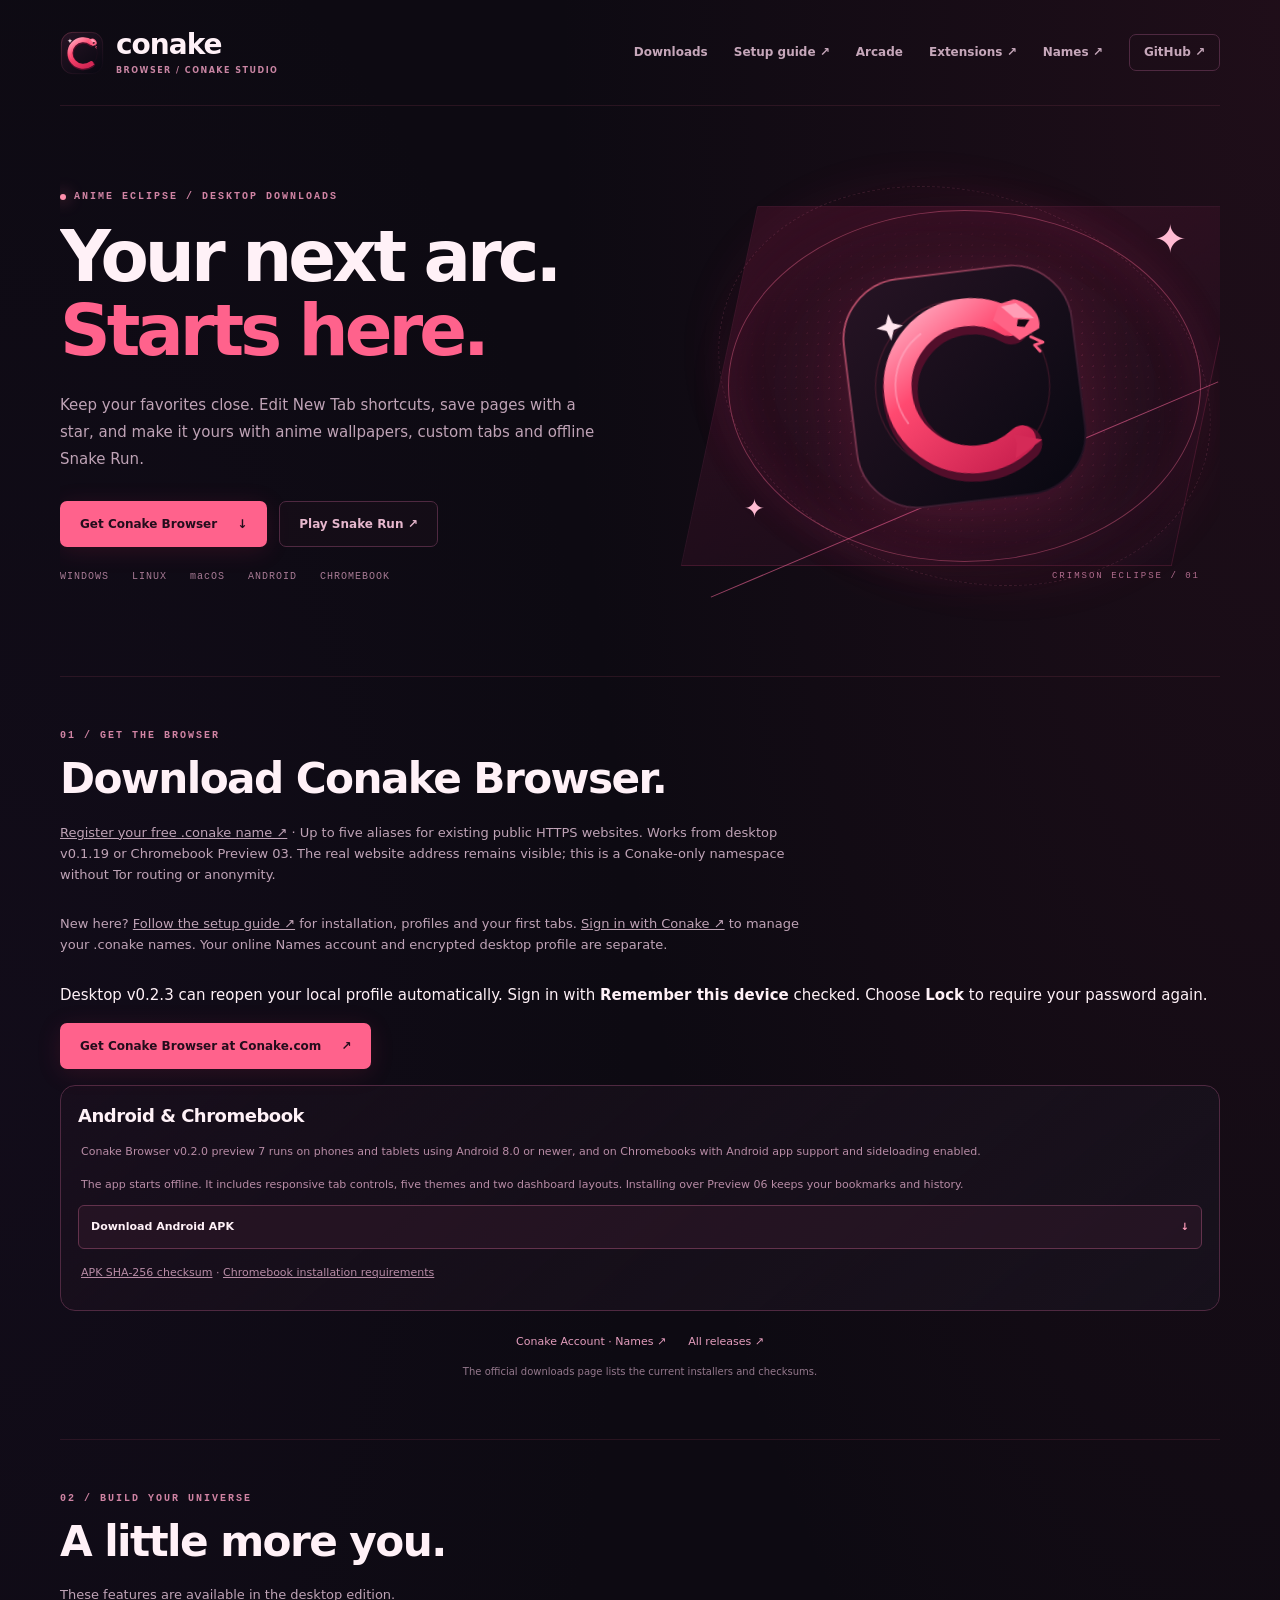
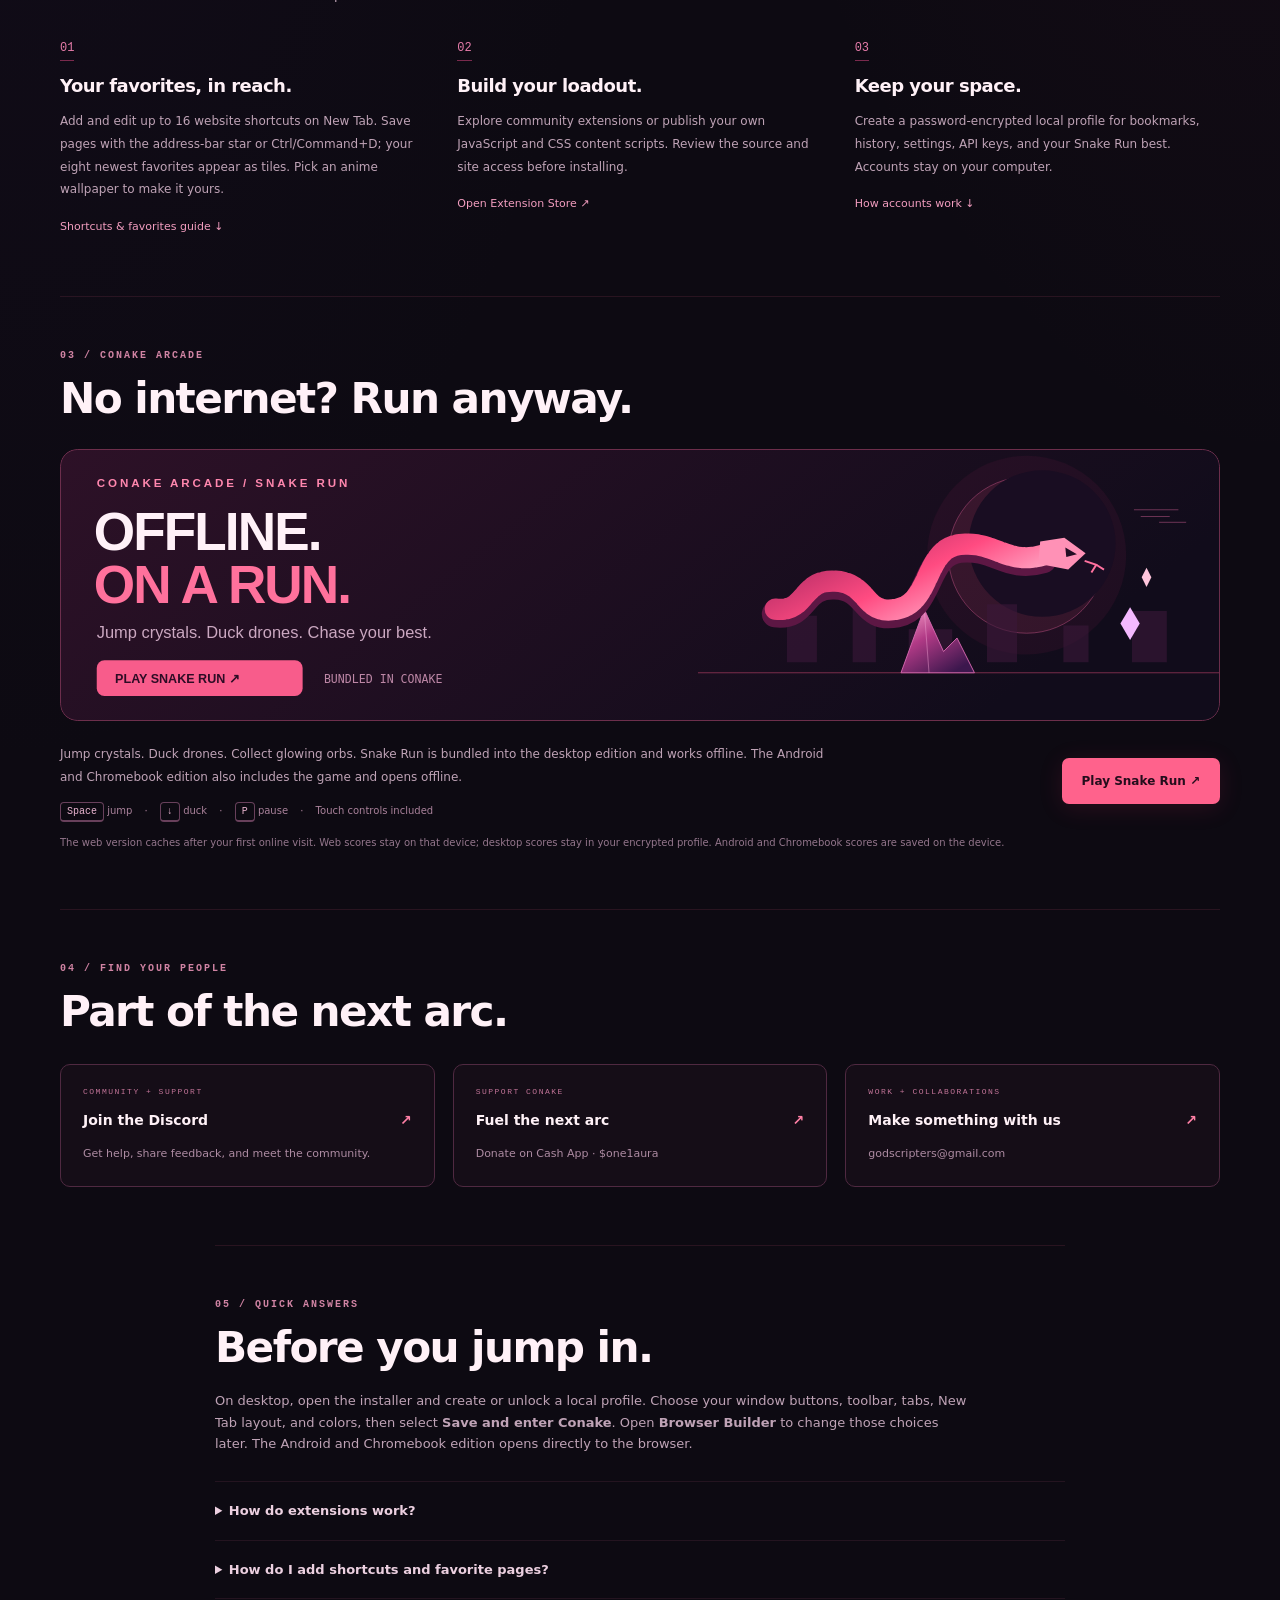
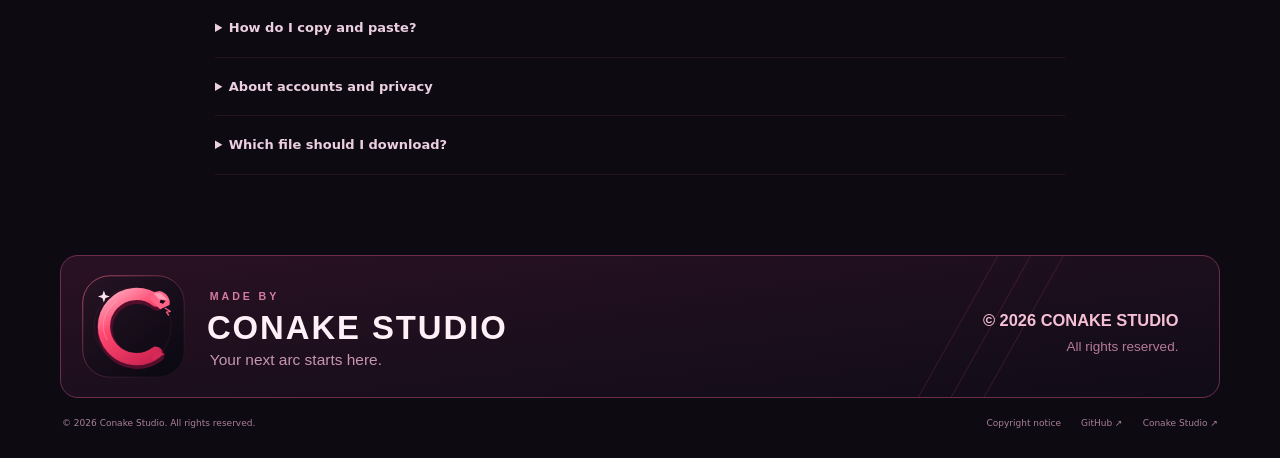
<file: index.html>
<!doctype html>
<html lang="en">
<head>
  <meta charset="utf-8">
  <meta name="viewport" content="width=device-width, initial-scale=1">
  <meta name="description" content="Download Conake Browser by Conake Studio for Windows, Linux, macOS, Android and Chromebook. Anime-inspired themes, favorites, editable shortcuts and Snake Run.">
  <meta name="author" content="Conake Studio">
  <meta name="copyright" content="© 2026 Conake Studio. All rights reserved.">
  <meta name="theme-color" content="#130b18">
  <meta property="og:title" content="Conake Browser — Your next arc starts here">
  <meta property="og:description" content="Anime-inspired browsing, community extensions and Snake Run. Official downloads by Conake Studio.">
  <meta property="og:type" content="website">
  <meta property="og:url" content="https://menacing-aura.github.io/Conake-Browser/">
  <title>Conake Browser — Conake Studio</title>
  <link rel="canonical" href="https://menacing-aura.github.io/Conake-Browser/">
  <link rel="icon" href="conake-browser-logo.svg" type="image/svg+xml">
  <link rel="stylesheet" href="assets/site.css">
</head>
<body>
  <a class="skip-link" href="#downloads">Skip to downloads</a>
  <header class="site-header">
    <a class="brand" href="#" aria-label="Conake Browser home">
      <img src="conake-browser-logo.svg" width="44" height="44" alt="">
      <span>conake<span class="brand-sub">BROWSER / CONAKE STUDIO</span></span>
    </a>
    <nav aria-label="Main navigation">
      <a href="#downloads">Downloads</a>
      <a href="https://conake-domains.web-one1aura.workers.dev/setup">Setup guide ↗</a>
      <a href="#arcade">Arcade</a>
      <a href="https://conake-extensions.web-one1aura.workers.dev/">Extensions ↗</a>
      <a href="https://conake-domains.web-one1aura.workers.dev/">Names ↗</a>
      <a class="nav-github" href="https://github.com/menacing-aura/Conake-Browser">GitHub ↗</a>
    </nav>
  </header>
  <main>
    <section class="hero" aria-labelledby="hero-title">
      <div class="hero-copy">
        <p class="eyebrow"><span class="status-dot" aria-hidden="true"></span> ANIME ECLIPSE / DESKTOP DOWNLOADS</p>
        <h1 id="hero-title">Your next arc.<br><span>Starts here.</span></h1>
        <p class="intro">Keep your favorites close. Edit New Tab shortcuts, save pages with a star, and make it yours with anime wallpapers, custom tabs and offline Snake Run.</p>
        <div class="actions">
          <a class="button primary" href="#downloads">Get Conake Browser <span aria-hidden="true">↓</span></a>
          <a class="button ghost" href="https://conake.com/snake-run/">Play Snake Run ↗</a>
        </div>
        <p class="platforms"><span>WINDOWS</span><span>LINUX</span><span>macOS</span><span>ANDROID</span><span>CHROMEBOOK</span></p>
      </div>
      <div class="hero-art" aria-hidden="true">
        <div class="art-panel"></div>
        <div class="orbit orbit-one"></div>
        <div class="orbit orbit-two"></div>
        <div class="art-slash"></div>
        <img src="conake-browser-logo.svg" width="256" height="256" alt="">
        <span class="art-spark spark-one">✦</span><span class="art-spark spark-two">✦</span>
        <span class="art-caption">CRIMSON ECLIPSE / 01</span>
      </div>
    </section>

    <section id="downloads" class="section downloads-section" aria-labelledby="downloads-title">
      <div class="section-heading">
        <div><p class="eyebrow">01 / GET THE BROWSER</p><h2 id="downloads-title">Download Conake Browser.</h2></div>

      </div>
      <p class="section-intro"><a href="https://conake-domains.web-one1aura.workers.dev/">Register your free .conake name ↗</a> · Up to five aliases for existing public HTTPS websites. Works from desktop v0.1.19 or Chromebook Preview 03. The real website address remains visible; this is a Conake-only namespace without Tor routing or anonymity.</p>
      <p class="section-intro">New here? <a href="https://conake-domains.web-one1aura.workers.dev/setup">Follow the setup guide ↗</a> for installation, profiles and your first tabs. <a href="https://conake-domains.web-one1aura.workers.dev/account">Sign in with Conake ↗</a> to manage your .conake names. Your online Names account and encrypted desktop profile are separate.</p>
      <p>Desktop v0.2.3 can reopen your local profile automatically. Sign in with <strong>Remember this device</strong> checked. Choose <strong>Lock</strong> to require your password again.</p>
      <p><a class="button primary" href="https://conake.com/downloads">Get Conake Browser at Conake.com <span aria-hidden="true">↗</span></a></p>
      <article class="platform-card" style="margin-top:1rem" aria-labelledby="chromebook-title">
        <h3 id="chromebook-title">Android &amp; Chromebook</h3>
        <p>Conake Browser v0.2.0 preview 7 runs on phones and tablets using Android 8.0 or newer, and on Chromebooks with Android app support and sideloading enabled.</p>
        <p>The app starts offline. It includes responsive tab controls, five themes and two dashboard layouts. Installing over Preview 06 keeps your bookmarks and history.</p>
        <a id="chromebook-download" class="installer" href="https://conake.com/downloads/android/v0.2.0-android.7/ConakeBrowser-Android-0.2.0.apk">Download Android APK <span aria-hidden="true">↓</span></a>
        <p><a href="https://conake.com/downloads/android/v0.2.0-android.7/SHA256SUMS.txt">APK SHA-256 checksum</a> · <a href="https://developer.android.com/develop/devices/chromeos/learn/development-environment">Chromebook installation requirements</a></p>
      </article>
      <div class="release-links">
        <a href="https://conake-domains.web-one1aura.workers.dev/account">Conake Account · Names ↗</a>
        <a href="https://github.com/menacing-aura/Conake-Browser/releases">All releases ↗</a>
      </div>
      <p class="download-note">The official downloads page lists the current installers and checksums.</p>
    </section>

    <section class="section features" aria-labelledby="features-title">
      <p class="eyebrow">02 / BUILD YOUR UNIVERSE</p>
      <h2 id="features-title">A little more you.</h2>
      <p class="section-intro">These features are available in the desktop edition.</p>
      <div class="feature-grid">
        <article><span class="feature-index">01</span><h3>Your favorites, in reach.</h3><p>Add and edit up to 16 website shortcuts on New Tab. Save pages with the address-bar star or Ctrl/Command+D; your eight newest favorites appear as tiles. Pick an anime wallpaper to make it yours.</p><a href="#favorites-help">Shortcuts &amp; favorites guide ↓</a></article>
        <article><span class="feature-index">02</span><h3>Build your loadout.</h3><p>Explore community extensions or publish your own JavaScript and CSS content scripts. Review the source and site access before installing.</p><a href="https://conake-extensions.web-one1aura.workers.dev/">Open Extension Store ↗</a></article>
        <article><span class="feature-index">03</span><h3>Keep your space.</h3><p>Create a password-encrypted local profile for bookmarks, history, settings, API keys, and your Snake Run best. Accounts stay on your computer.</p><a href="#help">How accounts work ↓</a></article>
      </div>
    </section>

    <section id="arcade" class="section arcade" aria-labelledby="arcade-title">
      <p class="eyebrow">03 / CONAKE ARCADE</p>
      <h2 id="arcade-title">No internet? Run anyway.</h2>
      <a class="arcade-image" href="https://conake.com/snake-run/" aria-label="Play Snake Run on the web">
        <img src="assets/readme/snake-run.svg" width="1200" height="282" loading="lazy" alt="Snake Run: a crimson snake jumping crystal spikes under an eclipse.">
      </a>
      <div class="arcade-bottom"><div><p>Jump crystals. Duck drones. Collect glowing orbs. Snake Run is bundled into the desktop edition and works offline. The Android and Chromebook edition also includes the game and opens offline.</p><p class="control-hint"><kbd>Space</kbd> jump <span>·</span> <kbd>↓</kbd> duck <span>·</span> <kbd>P</kbd> pause <span>·</span> Touch controls included</p></div><a class="button primary" href="https://conake.com/snake-run/">Play Snake Run ↗</a></div>
      <p class="web-note">The web version caches after your first online visit. Web scores stay on that device; desktop scores stay in your encrypted profile. Android and Chromebook scores are saved on the device.</p>
    </section>

    <section class="section community" aria-labelledby="community-title">
      <p class="eyebrow">04 / FIND YOUR PEOPLE</p>
      <h2 id="community-title">Part of the next arc.</h2>
      <div class="community-grid">
        <a href="https://discord.gg/BMcST6NaZS"><span class="link-label">COMMUNITY + SUPPORT</span><strong>Join the Discord <span aria-hidden="true">↗</span></strong><small>Get help, share feedback, and meet the community.</small></a>
        <a href="https://cash.app/$one1aura"><span class="link-label">SUPPORT CONAKE</span><strong>Fuel the next arc <span aria-hidden="true">↗</span></strong><small>Donate on Cash App · $one1aura</small></a>
        <a href="mailto:godscripters@gmail.com"><span class="link-label">WORK + COLLABORATIONS</span><strong>Make something with us <span aria-hidden="true">↗</span></strong><small>godscripters@gmail.com</small></a>
      </div>
    </section>

    <section id="help" class="section help" aria-labelledby="help-title">
      <p class="eyebrow">05 / QUICK ANSWERS</p>
      <h2 id="help-title">Before you jump in.</h2>
      <p class="section-intro">On desktop, open the installer and create or unlock a local profile. Choose your window buttons, toolbar, tabs, New Tab layout, and colors, then select <strong>Save and enter Conake</strong>. Open <strong>Browser Builder</strong> to change those choices later. The Android and Chromebook edition opens directly to the browser.</p>
      <details><summary>How do extensions work?</summary><p>Open Extensions in Conake to review an extension’s source and website access before installing it. Enable extension mode, then lock and sign in again. The first format supports JavaScript and CSS content scripts for HTTP/HTTPS websites; it does not install arbitrary Chrome Web Store packages. Creators are not automatically reviewed.</p></details>
<details id="favorites-help"><summary>How do I add shortcuts and favorite pages?</summary><p>On New Tab, choose <strong>+ Add shortcut</strong> to save a website link. A tile’s <strong>⋯</strong> button edits its name or address, or removes it. You can save up to 16 shortcuts.</p><p>Click the address-bar star or press <strong>Ctrl/Command+D</strong> to save the current page. The eight newest bookmarks appear on New Tab. Choose <strong>View all bookmarks</strong>, <strong>Ctrl/Command+B</strong> or <strong>Ctrl/Command+Shift+O</strong> to add, edit, search or remove favorites. Press <strong>F1</strong> for the keyboard guide. Favorites and shortcuts stay in your encrypted local profile; existing bookmarks are preserved.</p></details>
<details><summary>How do I copy and paste?</summary><p>Right-click, or use a two-finger click on your trackpad, to open the context menu. Text fields offer Cut, Copy, Paste, Paste as Plain Text, Undo, Redo and Select All where available. You can also click <strong>Edit ▾</strong> beside Lock. It uses the page or browser field you last focused.</p><p>Keyboard shortcuts work too: Ctrl+C copies, Ctrl+X cuts, Ctrl+V pastes and Ctrl+A selects all. Use Command on Mac.</p></details>
<details><summary>About accounts and privacy</summary><p>Bookmarks, history, settings, the download list, and API keys are saved in a password-encrypted profile. Accounts stay on this computer. There is no cloud sync or password recovery, so keep your password safe.</p><p>Click Lock to sign out and close your tabs. Website sessions end on sign-out or restart. Up to 40 pinned addresses, names, colors, and their order are saved in your encrypted profile and reopen after sign-in. Other tabs and the recent closed-tab list reset when you lock. Extension mode temporarily stores session data on disk and clears it during normal lock or exit; a crash can leave temporary files. Files you download, backups, and files left by older versions remain outside the encrypted profile.</p></details>
<details><summary>Which file should I download?</summary><p>Use the .deb package on Linux Mint, Ubuntu, or Debian; use AppImage on other Linux desktops. Use .exe on Windows and the matching .dmg on your Mac. GitHub's Source code and Download ZIP links contain the download page files. Get your installer from <a href="https://conake.com/downloads">Conake.com</a>.</p></details>
    </section>
  </main>
  <footer class="site-footer">
    <a href="https://conake.com/" aria-label="Visit Conake Studio"><img src="assets/readme/conake-studio.svg" width="1200" height="148" loading="lazy" alt="Made by Conake Studio. Your next arc starts here."></a>
    <div class="footer-meta"><p>© 2026 Conake Studio. All rights reserved.</p><nav aria-label="Footer"><a href="https://github.com/menacing-aura/Conake-Browser/blob/main/COPYRIGHT.txt">Copyright notice</a><a href="https://github.com/menacing-aura/Conake-Browser">GitHub ↗</a><a href="https://conake.com/">Conake Studio ↗</a></nav></div>
  </footer>
</body>
</html>
</file>
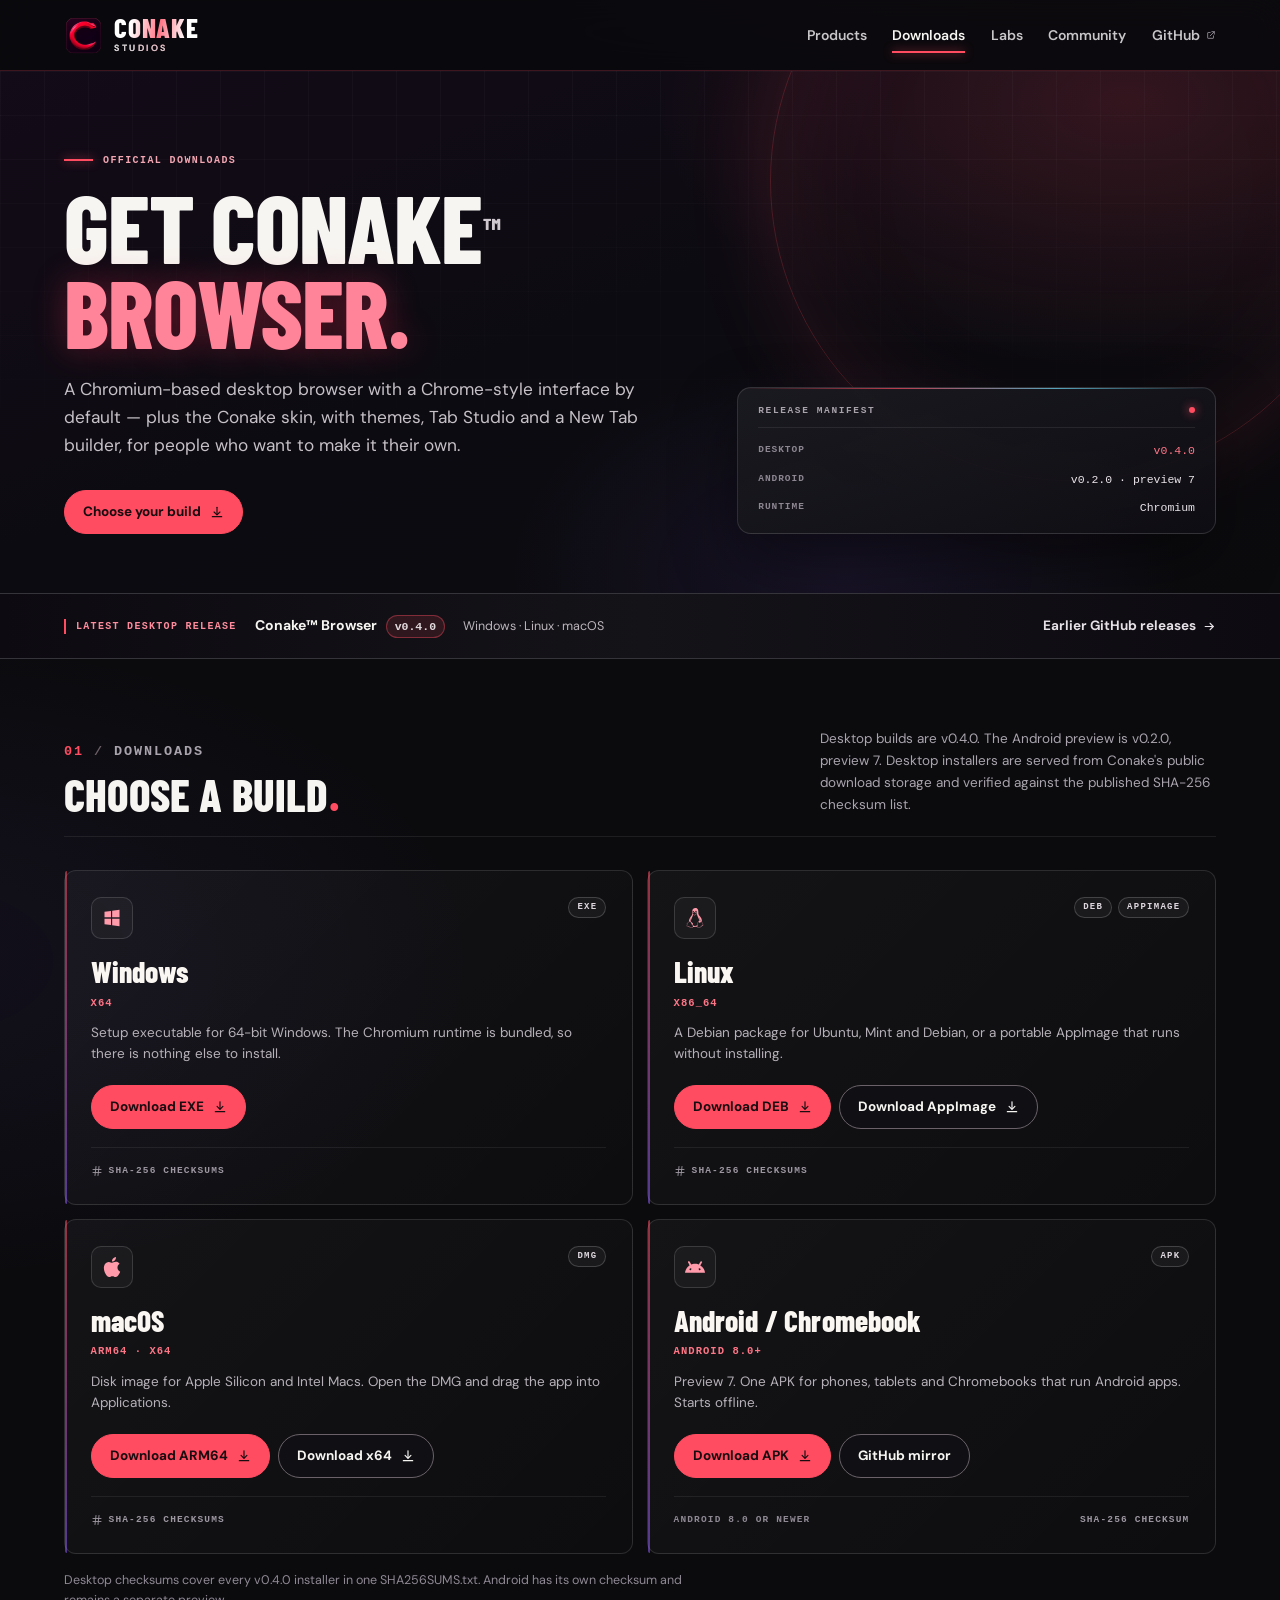
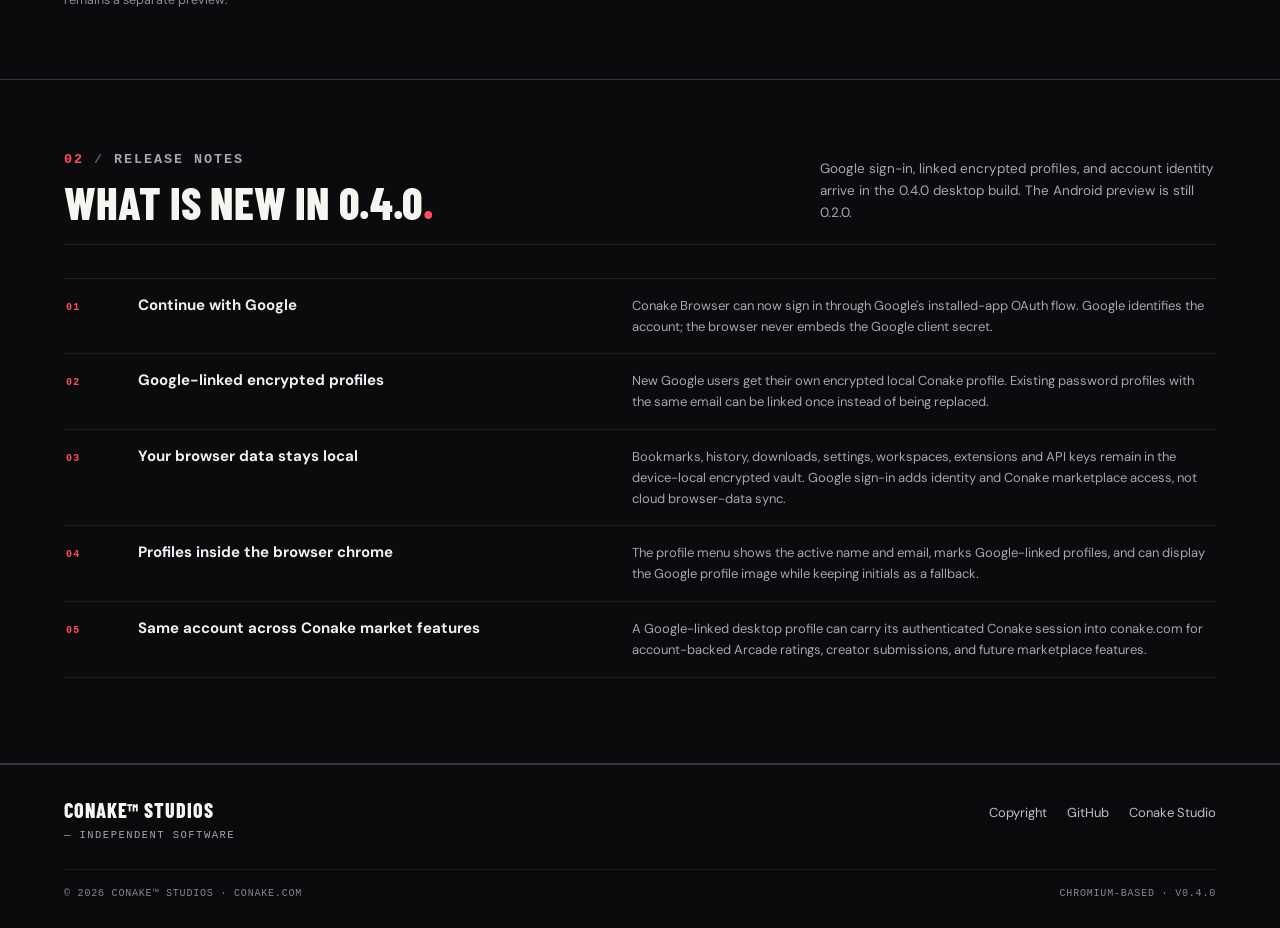
<file: downloads.html>
<!doctype html>
<html lang="en">
<head>
<meta charset="utf-8">
<meta name="viewport" content="width=device-width, initial-scale=1">
<meta name="color-scheme" content="dark">
<meta name="theme-color" content="#130b18">
<title>Download Conake™ Browser 0.4.0 — Conake™ Studios</title>
<meta name="description" content="Conake™ Browser 0.4.0 for Windows x64, Linux x86_64 (DEB or AppImage), macOS Apple Silicon and Intel, plus the Android and Chromebook APK.">
<link rel="canonical" href="https://conake.com/downloads">
<meta property="og:type" content="website">
<meta property="og:site_name" content="Conake™ Studios">
<meta property="og:url" content="https://conake.com/downloads">
<meta property="og:title" content="Download Conake™ Browser 0.4.0">
<meta property="og:description" content="Windows, Linux, macOS and Android builds of Conake™ Browser.">
<meta property="og:image" content="https://conake.com/assets/eclipse-2c317f937389.webp">
<meta property="og:image:alt" content="Crimson eclipse artwork from Conake™ Studios">
<meta name="twitter:card" content="summary_large_image">
<meta name="twitter:title" content="Download Conake™ Browser 0.4.0">
<meta name="twitter:description" content="Windows, Linux, macOS and Android builds of Conake™ Browser.">
<meta name="twitter:image" content="https://conake.com/assets/eclipse-2c317f937389.webp">
<link rel="icon" href="https://conake.com/favicon.png" type="image/png">
<style>
/* ------------------------------------------------------------------
   Conake™ Studios — Downloads
   Design tokens read from conake.com /assets/studio-305f4beac832.css
   (colours, display/body/mono stacks, radii, focus ring, card and
   button treatments). Typefaces embedded so the page is one file.
   ------------------------------------------------------------------ */
@font-face{
  font-family:"Barlow Condensed";
  src:url([data-uri]) format("woff2");
  font-style:normal;font-weight:800;font-display:swap;
}
@font-face{
  font-family:"DM Sans";
  src:url([data-uri]) format("woff2");
  font-style:normal;font-weight:400 700;font-display:swap;
}

:root{
  color-scheme:dark;
  --bg:#0b0b0e;
  --eclipse:#130b18;
  --surface:#141419;
  --surface-raised:#1b1b21;
  --ink:#f7f5f1;
  --muted:#bbb8bd;
  --line:#35343b;
  --hot:#ff4c61;
  --hot-text:#ff7687;
  --pink:#f2a6b1;
  --violet:#8b5cf6;
  --cyan:#71dfff;
  --focus:#ffbdc7;
  --display:"Barlow Condensed","Arial Narrow",Impact,sans-serif;
  --body:"DM Sans",Arial,sans-serif;
  --mono:ui-monospace,SFMono-Regular,"SF Mono",Consolas,"Liberation Mono",monospace;
  --gutter:clamp(20px,5vw,78px);
  --max:1380px;
  --radius:12px;
}

*,*::before,*::after{box-sizing:border-box}
html{
  background:var(--bg);
  scroll-behavior:smooth;
  scroll-padding-top:96px;
  -webkit-text-size-adjust:100%;
}
body{
  margin:0;
  background:
    radial-gradient(1200px 620px at 84% -8%,rgba(255,76,97,.10),transparent 60%),
    radial-gradient(900px 520px at -6% 38%,rgba(139,92,246,.06),transparent 62%),
    var(--bg);
  color:var(--ink);
  font:400 16px/1.6 var(--body);
  -webkit-font-smoothing:antialiased;
  text-rendering:optimizeLegibility;
}
img{display:block;max-width:100%;height:auto}
a{color:inherit;text-decoration:none}
h1,h2,h3,p,dl,dd{margin:0}
::selection{background:var(--hot);color:#180c10}
.sr-only{
  position:absolute;width:1px;height:1px;padding:0;margin:-1px;
  overflow:hidden;clip:rect(0 0 0 0);white-space:nowrap;border:0;
}

/* Focus ---------------------------------------------------------- */
:where(a,button,summary,[tabindex]):focus-visible{
  outline:3px solid var(--focus);
  outline-offset:4px;
  border-radius:3px;
}
main:focus{outline:none}
.skip{
  position:fixed;z-index:100;inset:8px auto auto 8px;
  padding:10px 16px;color:#121015;background:#fff;
  font:700 13px/1.4 var(--body);
  transform:translateY(-180%);
}
.skip:focus{transform:translateY(0)}

/* Layout --------------------------------------------------------- */
.wrap{
  width:min(calc(100% - var(--gutter) * 2),var(--max));
  margin-inline:auto;
}
.section{
  position:relative;
  padding-block:clamp(46px,5.4vw,82px);
  border-bottom:1px solid var(--line);
  scroll-margin-top:90px;
}
.sectionhead{
  display:flex;align-items:flex-end;justify-content:space-between;
  gap:32px;
  padding-bottom:20px;
  border-bottom:1px solid rgba(255,255,255,.08);
  margin-bottom:clamp(22px,2.6vw,34px);
}
.sectionhead h2{
  margin-top:10px;
  font:800 clamp(32px,3.5vw,52px)/.95 var(--display);
  letter-spacing:.004em;
  text-transform:uppercase;
}
.sectionhead .dot{color:var(--hot)}
.sectionhead p{
  max-width:44ch;
  font-size:13.5px;line-height:1.62;color:#a9a4ad;
}
.eyebrow{
  display:flex;align-items:center;gap:10px;
  font:600 10px/1.5 var(--mono);
  letter-spacing:.14em;text-transform:uppercase;
  color:var(--pink);
}
.eyebrow .num{color:var(--hot);font-weight:700}
.eyebrow .slash{color:#6d5f68}
.eyebrow .rule{
  display:inline-block;width:29px;height:2px;flex:none;
  background:var(--hot);
  box-shadow:0 0 10px rgba(255,76,97,.75);
}

/* Header --------------------------------------------------------- */
.top{
  position:sticky;top:0;z-index:50;
  background:rgba(10,10,14,.78);
  -webkit-backdrop-filter:blur(16px) saturate(1.4);
  backdrop-filter:blur(16px) saturate(1.4);
  border-bottom:1px solid rgba(255,76,97,.22);
}
.topin{min-height:70px;display:flex;align-items:center;gap:30px}
.logo{display:inline-flex;align-items:center;gap:11px;flex-shrink:0}
.logo img{width:39px;height:39px;object-fit:contain}
.wordmark{
  font:800 27px/.8 var(--display);
  letter-spacing:.028em;
  background:linear-gradient(100deg,#fff 20%,var(--hot-text) 52%,#fff 82%);
  -webkit-background-clip:text;background-clip:text;
  color:transparent;-webkit-text-fill-color:transparent;
}
.wordmark small{
  display:block;margin-top:6px;
  font:600 9px/1 var(--body);
  letter-spacing:.28em;color:#cac5c9;
  -webkit-text-fill-color:#cac5c9;
}
.nav{
  margin-left:auto;display:flex;align-items:center;
  gap:clamp(16px,2vw,32px);
}
.nav a{
  position:relative;padding-block:12px;
  color:#c9c6c9;font-weight:600;font-size:14px;
  transition:color .2s ease;
}
.nav a::after{
  content:"";position:absolute;left:0;right:0;bottom:5px;height:2px;
  background:var(--hot);
  transform:scaleX(0);transform-origin:left;
  transition:transform .25s cubic-bezier(.2,.8,.2,1);
  box-shadow:0 0 10px rgba(255,76,97,.7);
}
.nav a:hover,.nav a[aria-current="page"]{color:var(--ink)}
.nav a:hover::after,.nav a:focus-visible::after,.nav a[aria-current="page"]::after{transform:scaleX(1)}
.nav .ext{width:10px;height:10px;margin-left:3px;color:#8f8893;flex:none}
.mobile{display:none;position:relative;margin-left:auto}
.mobile summary{
  list-style:none;cursor:pointer;user-select:none;
  display:inline-flex;align-items:center;gap:9px;
  min-height:40px;padding:8px 13px;
  border:1px solid #54505a;border-radius:999px;
  background:#19181d;color:var(--ink);
  font:700 12.5px/1.2 var(--body);
}
.mobile summary::-webkit-details-marker{display:none}
.mobile summary:hover{border-color:#8d848e}
.menu-bars{
  position:relative;display:inline-block;width:16px;height:8px;
}
.menu-bars::before,.menu-bars::after{
  content:"";position:absolute;left:0;width:16px;height:2px;
  background:var(--hot);border-radius:2px;
  transition:transform .2s ease;
}
.menu-bars::before{top:0}
.menu-bars::after{bottom:0}
.mobile[open] .menu-bars::before{transform:translateY(3px) rotate(45deg)}
.mobile[open] .menu-bars::after{transform:translateY(-3px) rotate(-45deg)}
.mobile-panel{
  position:absolute;right:0;top:calc(100% + 12px);
  width:min(252px,calc(100vw - 32px));
  padding:6px;
  background:#19181d;border:1px solid #49444d;border-radius:8px;
  box-shadow:0 16px 38px rgba(0,0,0,.55);
  z-index:60;
}
.mobile-panel a{display:block;padding:11px 14px;border-radius:4px;font-size:14px;color:#d7d2d8}
.mobile-panel a:hover,.mobile-panel a[aria-current="page"]{background:#2d232a;color:#ff9ca9}

/* Buttons and links ---------------------------------------------- */
.btn{
  display:inline-flex;align-items:center;justify-content:center;gap:9px;
  min-height:44px;padding:10px 18px;
  border:1px solid #54505a;border-radius:999px;
  background:#222126;color:var(--ink);
  font:700 13.5px/1.25 var(--body);
  cursor:pointer;
  transition:transform .2s ease,box-shadow .2s ease,background .2s ease,border-color .2s ease;
}
.btn svg{width:14px;height:14px;flex:none}
.btn.primary{background:var(--hot);border-color:var(--hot);color:#180c10}
.btn.primary:hover{background:#ff687a;border-color:#ff687a;transform:translateY(-2px);box-shadow:0 10px 28px -8px rgba(255,76,97,.75)}
.btn.ghost{background:rgba(16,16,21,.85);border-color:#6a6268}
.btn.ghost:hover{border-color:#ff9aab;transform:translateY(-2px);box-shadow:0 0 20px -6px rgba(255,118,135,.5)}
.btn:active{transform:translateY(1px) scale(.99)}
.text-link{
  display:inline-flex;align-items:center;gap:7px;
  font-size:13.5px;font-weight:700;color:#e6e1e6;
  transition:color .2s ease;
}
.text-link svg{width:13px;height:13px;transition:transform .2s ease}
.text-link:hover{color:var(--hot-text)}
.text-link:hover svg{transform:translate(2px,-1px)}

/* Hero ----------------------------------------------------------- */
.hero{
  position:relative;overflow:hidden;
  border-bottom:1px solid var(--line);
  background:
    radial-gradient(760px 430px at 88% 6%,rgba(255,76,97,.16),transparent 62%),
    radial-gradient(560px 360px at 66% 96%,rgba(139,92,246,.10),transparent 60%),
    linear-gradient(158deg,var(--eclipse) 0%,#0c0b11 54%,var(--bg) 100%);
}
.hero::before{
  content:"";position:absolute;inset:0;z-index:0;pointer-events:none;
  background-image:
    linear-gradient(rgba(255,255,255,.026) 1px,transparent 1px),
    linear-gradient(90deg,rgba(255,255,255,.026) 1px,transparent 1px);
  background-size:44px 44px;
  -webkit-mask-image:linear-gradient(180deg,#000,transparent 82%);
  mask-image:linear-gradient(180deg,#000,transparent 82%);
}
.hero-ring{
  position:absolute;z-index:0;pointer-events:none;
  right:clamp(-150px,-7vw,-40px);top:-190px;
  width:min(600px,54vw);aspect-ratio:1;border-radius:50%;
  border:1px solid rgba(255,76,97,.24);
  box-shadow:0 0 90px rgba(255,76,97,.12),inset 0 0 130px rgba(255,76,97,.10);
  animation:ring-drift 20s ease-in-out infinite alternate;
}
@keyframes ring-drift{
  from{transform:translate3d(0,0,0) scale(1)}
  to{transform:translate3d(-16px,12px,0) scale(1.035)}
}
.hero-grid{
  position:relative;z-index:1;
  display:grid;grid-template-columns:minmax(0,1.12fr) minmax(0,.88fr);
  gap:clamp(32px,5vw,72px);align-items:end;
  padding-block:clamp(52px,6.4vw,96px) clamp(40px,4.6vw,64px);
}
.hero-copy{min-width:0}
.hero h1{
  margin-top:16px;
  font:800 clamp(46px,7.4vw,104px)/.9 var(--display);
  letter-spacing:-.012em;text-transform:uppercase;
  text-wrap:balance;
  overflow-wrap:break-word;
}
.hero h1 em{
  font-style:normal;color:#ff8399;
  text-shadow:0 0 34px rgba(255,49,85,.32);
}
.hero h1 .tm{
  font-size:.34em;vertical-align:.72em;letter-spacing:0;
  color:#cfc9cf;text-shadow:none;margin-left:.05em;
}
.lede{
  max-width:56ch;margin-top:22px;
  font-size:clamp(16px,1.35vw,19px);line-height:1.62;
  color:#c6c1c7;
}
.actions{display:flex;flex-wrap:wrap;gap:10px;margin-top:30px}

.manifest{
  position:relative;min-width:0;
  padding:18px 20px 16px;
  border:1px solid rgba(255,255,255,.13);border-radius:14px;
  background:linear-gradient(160deg,rgba(27,27,33,.94),rgba(15,14,20,.92));
  box-shadow:0 26px 64px rgba(0,0,0,.4);
  overflow:hidden;
}
.manifest::before{
  content:"";position:absolute;left:0;right:0;top:0;height:1px;
  background:linear-gradient(90deg,transparent,var(--hot),var(--cyan),transparent);
  opacity:.7;
}
.manifest-head{
  display:flex;align-items:center;justify-content:space-between;gap:12px;
  padding-bottom:12px;border-bottom:1px solid rgba(255,255,255,.08);
}
.manifest-title{
  font:600 9.5px/1 var(--mono);
  letter-spacing:.17em;text-transform:uppercase;color:#a9a3ac;
}
.manifest-dot{
  width:6px;height:6px;border-radius:50%;background:var(--hot);
  box-shadow:0 0 10px var(--hot);
}
.manifest dl{
  display:grid;grid-template-columns:auto 1fr;gap:10px 16px;
  margin-top:14px;
}
.manifest dt{
  font:600 9.5px/1.6 var(--mono);
  letter-spacing:.1em;text-transform:uppercase;color:#8d8792;
}
.manifest dd{
  font:400 11.5px/1.6 var(--mono);
  color:#e8e3e8;text-align:right;
}
.manifest dd .accent{color:var(--hot-text)}

/* Release strip -------------------------------------------------- */
.release-strip{
  border-bottom:1px solid var(--line);
  background:linear-gradient(90deg,#0d0b11,#141318,#0d0b11);
}
.release-row{
  min-height:64px;display:flex;align-items:center;gap:18px;flex-wrap:wrap;
  padding-block:12px;
}
.release-tag{
  font:600 10px/1.5 var(--mono);
  letter-spacing:.13em;text-transform:uppercase;color:#ff8c9c;
  border-left:2px solid var(--hot);padding-left:10px;
}
.release-row strong{font-size:14px;font-weight:700}
.ver{
  display:inline-block;margin-left:6px;padding:2px 8px;
  font:600 11.5px/1.5 var(--mono);color:#e1dadd;
  background:rgba(255,76,97,.13);
  border:1px solid rgba(255,76,97,.4);border-radius:99px;
}
.platform-list{font-size:12.5px;color:#bcb6bc}
.release-row .text-link{margin-left:auto}

/* Download cards ------------------------------------------------- */
.dl-grid{
  display:grid;grid-template-columns:repeat(2,minmax(0,1fr));
  gap:14px;
}
.dl-card{
  position:relative;display:flex;flex-direction:column;
  padding:clamp(18px,2vw,26px);
  border:1px solid rgba(255,255,255,.12);border-radius:var(--radius);
  background:linear-gradient(135deg,rgba(255,255,255,.04),rgba(255,255,255,.012));
  transition:transform .22s ease,border-color .22s ease,background .22s ease;
}
.dl-card::before{
  content:"";position:absolute;left:0;top:0;bottom:0;width:2px;
  border-radius:var(--radius) 0 0 var(--radius);
  background:linear-gradient(var(--hot),var(--violet));
  opacity:.55;
}
.dl-card:hover{
  transform:translateY(-2px);
  border-color:rgba(255,82,112,.38);
  background:linear-gradient(135deg,rgba(255,49,85,.055),rgba(255,255,255,.018));
}
.dl-top{
  display:flex;align-items:flex-start;justify-content:space-between;
  gap:12px;margin-bottom:18px;
}
.dl-icon{
  display:grid;place-items:center;flex:none;
  width:42px;height:42px;
  border:1px solid rgba(255,255,255,.14);border-radius:10px;
  background:rgba(255,255,255,.035);
  color:#ff9aab;
}
.dl-icon svg{width:20px;height:20px;fill:currentColor}
.badges{display:flex;flex-wrap:wrap;gap:6px;justify-content:flex-end}
.badge{
  padding:5px 8px;
  font:600 9px/1 var(--mono);
  letter-spacing:.14em;text-transform:uppercase;color:#ded8de;
  border:1px solid rgba(255,255,255,.18);border-radius:999px;
  background:rgba(255,255,255,.045);
}
.dl-card h3{
  font:800 clamp(24px,2.3vw,30px)/1.05 var(--display);
  letter-spacing:.005em;color:#faf7f3;
}
.dl-arch{
  margin-top:8px;
  font:600 10.5px/1.5 var(--mono);
  letter-spacing:.1em;text-transform:uppercase;color:var(--hot-text);
}
.dl-desc{margin-top:12px;font-size:13.5px;line-height:1.55;color:#b6b1b8}
.dl-actions{display:flex;flex-wrap:wrap;gap:8px;margin-top:20px;margin-bottom:18px}
.dl-foot{
  margin-top:auto;padding-top:16px;
  border-top:1px solid rgba(255,255,255,.07);
  display:flex;align-items:center;justify-content:space-between;gap:12px;
}
.dl-sum{
  display:inline-flex;align-items:center;gap:6px;
  font:600 9.5px/1.5 var(--mono);
  letter-spacing:.12em;text-transform:uppercase;color:#9d97a1;
  transition:color .2s ease;
}
.dl-sum svg{width:12px;height:12px}
.dl-sum:hover{color:var(--hot-text)}
.dl-note{
  font:600 9.5px/1.5 var(--mono);
  letter-spacing:.12em;text-transform:uppercase;color:#8f8994;
}
.grid-note{
  margin-top:16px;font-size:12.5px;line-height:1.6;color:#8f8994;
  max-width:70ch;
}

/* Source --------------------------------------------------------- */
.source-grid{
  display:grid;grid-template-columns:minmax(0,.92fr) minmax(0,1.08fr);
  gap:clamp(28px,4vw,56px);align-items:start;
}
.source-copy p{
  margin-bottom:16px;max-width:52ch;
  font-size:15px;line-height:1.68;color:#bdb8c1;
}
.source-copy p:last-of-type{margin-bottom:0}
.profiles{
  display:grid;gap:1px;margin-top:24px;
  border:1px solid rgba(255,255,255,.09);border-radius:10px;
  background:rgba(255,255,255,.08);overflow:hidden;
}
.profile{
  display:grid;grid-template-columns:auto minmax(0,1fr);
  gap:4px 16px;align-items:baseline;
  padding:12px 14px;background:#111016;
}
.profile dt{
  font:700 10px/1.6 var(--mono);
  letter-spacing:.14em;text-transform:uppercase;color:var(--hot-text);
}
.profile dd{font-size:12.5px;line-height:1.55;color:#c3bec5}
.profile dd span{
  display:block;margin-top:2px;
  font:600 9.5px/1.6 var(--mono);
  letter-spacing:.1em;text-transform:uppercase;color:#8f8994;
}
.code-group{display:grid;gap:10px;min-width:0}
.code-card{
  margin:0;
  border:1px solid var(--line);border-radius:var(--radius);
  background:#0f0e14;overflow:hidden;
  box-shadow:0 18px 40px -30px #000;
}
.code-head{
  display:flex;align-items:center;justify-content:space-between;gap:12px;
  padding:9px 14px;
  background:rgba(255,255,255,.028);
  border-bottom:1px solid rgba(255,255,255,.08);
}
.code-label{
  font:600 9.5px/1.4 var(--mono);
  letter-spacing:.14em;text-transform:uppercase;color:#cfc9d0;
}
.code-shell{
  flex:none;padding:4px 7px;
  font:700 8.5px/1 var(--mono);
  letter-spacing:.16em;text-transform:uppercase;color:var(--hot-text);
  border:1px solid rgba(255,76,97,.34);border-radius:999px;
  background:rgba(255,76,97,.08);
}
.code-card pre{
  margin:0;padding:13px 16px 15px;
  font:400 12.5px/1.75 var(--mono);
  color:#ece7ec;
}
.code-card code{
  display:block;
  font:inherit;
  white-space:pre-wrap;
  overflow-wrap:break-word;
}
.code-note{
  margin-top:2px;
  font-size:12px;line-height:1.6;color:#8f8994;
}

/* Callout -------------------------------------------------------- */
.callout{
  position:relative;
  margin-top:clamp(30px,3.6vw,48px);
  padding:clamp(20px,2.4vw,28px);
  border:1px solid rgba(255,255,255,.11);
  border-left:2px solid var(--hot);
  border-radius:10px;
  background:linear-gradient(120deg,rgba(255,49,85,.07),rgba(255,255,255,.015));
}
.callout-kicker{
  font:600 9.5px/1.4 var(--mono);
  letter-spacing:.16em;text-transform:uppercase;color:#ff9aab;
}
.callout p{
  margin-top:10px;max-width:80ch;
  font-size:14.5px;line-height:1.65;color:#c9c4cb;
}
.callout strong{color:#f2edf1;font-weight:700}

/* Release notes -------------------------------------------------- */
.notes{list-style:none;padding:0;border-top:1px solid rgba(255,255,255,.1)}
.notes li{
  display:grid;
  grid-template-columns:54px minmax(0,.9fr) minmax(0,1.1fr);
  gap:18px;align-items:baseline;
  padding:16px 2px;
  border-bottom:1px solid rgba(255,255,255,.08);
}
.note-num{
  font:700 10px/1.6 var(--mono);
  letter-spacing:.12em;color:var(--hot);
}
.notes h3{font:700 15px/1.4 var(--body);color:#f2edf1}
.notes p{font-size:13px;line-height:1.6;color:#a9a3ac}

/* Footer --------------------------------------------------------- */
.footer{
  border-top:1px solid var(--line);
  background:#0a0a0d;
  padding-block:34px 26px;
}
.footin{
  display:flex;align-items:flex-start;justify-content:space-between;
  gap:24px;flex-wrap:wrap;
}
.foot-brand{
  font:800 20px/1.1 var(--display);
  letter-spacing:.045em;text-transform:uppercase;color:#f7f5f1;
}
.foot-brand span{
  display:block;margin-top:7px;
  font:500 10.5px/1.5 var(--mono);
  letter-spacing:.14em;text-transform:uppercase;color:#a9a3ac;
}
.footlinks{display:flex;flex-wrap:wrap;gap:8px 20px;font-size:13px;color:#c3bec5}
.footlinks a{padding-block:4px;transition:color .2s ease}
.footlinks a:hover{color:var(--hot-text)}
.footbase{
  display:flex;justify-content:space-between;gap:14px;flex-wrap:wrap;
  margin-top:26px;padding-top:16px;
  border-top:1px solid rgba(255,255,255,.07);
  font:500 10px/1.6 var(--mono);
  letter-spacing:.08em;text-transform:uppercase;color:#8a8490;
}

/* Motion --------------------------------------------------------- */
@keyframes rise{
  from{opacity:0;transform:translateY(14px)}
  to{opacity:1;transform:none}
}
.hero .eyebrow{animation:rise .5s .04s cubic-bezier(.16,1,.3,1) both}
.hero h1{animation:rise .7s .1s cubic-bezier(.16,1,.3,1) both}
.lede{animation:rise .7s .18s cubic-bezier(.16,1,.3,1) both}
.hero .actions{animation:rise .7s .26s cubic-bezier(.16,1,.3,1) both}
.manifest{animation:rise .8s .22s cubic-bezier(.16,1,.3,1) both}
@media (prefers-reduced-motion:reduce){
  html{scroll-behavior:auto}
  *,*::before,*::after{
    animation-duration:.001ms!important;
    animation-iteration-count:1!important;
    transition-duration:.001ms!important;
    scroll-behavior:auto!important;
  }
  .hero-ring{animation:none}
  .dl-card:hover,.btn:hover{transform:none}
}

/* Responsive ----------------------------------------------------- */
@media (max-width:1080px){
  .hero-grid{grid-template-columns:1fr;align-items:start}
  .manifest{max-width:520px}
  .source-grid{grid-template-columns:1fr}
  .source-copy p{max-width:64ch}
}
@media (max-width:880px){
  .nav{display:none}
  .mobile{display:block}
  .topin{gap:16px}
}
@media (max-width:760px){
  .dl-grid{grid-template-columns:1fr}
  .sectionhead{display:block;padding-bottom:16px}
  .sectionhead p{max-width:none;margin-top:12px}
  .notes li{grid-template-columns:40px minmax(0,1fr);gap:4px 14px}
  .notes h3{grid-column:2}
  .notes p{grid-column:2}
}
@media (max-width:560px){
  :root{--gutter:18px}
  .topin{min-height:62px;gap:10px}
  .logo img{width:33px;height:33px}
  .wordmark{font-size:23px}
  .wordmark small{font-size:8px;margin-top:5px}
  .hero h1{font-size:clamp(44px,12.6vw,64px)}
  .lede{font-size:15.5px}
  .actions .btn{flex:1 1 100%}
  .release-row{gap:8px 12px}
  .release-row .text-link{margin-left:0;flex-basis:100%}
  .dl-card{padding:18px}
  .dl-actions .btn{flex:1 1 100%}
  .code-card pre{font-size:11.5px;padding:12px 13px 14px}
  .footin{flex-direction:column;gap:18px}
  .footbase{flex-direction:column;gap:6px}
}
@media (max-width:380px){
  .hero h1{font-size:42px}
  .dl-card h3{font-size:24px}
  .code-card pre{font-size:11px}
}
</style>
</head>
<body>
<a class="skip" href="#main">Skip to content</a>

<header class="top">
  <div class="wrap topin">
    <a class="logo" href="https://conake.com/" aria-label="Conake Studios home">
      <img src="[data-uri]" width="39" height="39" alt="">
      <span class="wordmark">CONAKE<small>STUDIOS</small></span>
    </a>
    <nav class="nav" aria-label="Main navigation">
      <a href="https://conake.com/products">Products</a>
      <a href="https://conake.com/downloads" aria-current="page">Downloads</a>
      <a href="https://conake.com/labs">Labs</a>
      <a href="https://conake.com/community">Community</a>
      <a href="https://github.com/menacing-aura">GitHub
        <svg class="ext" viewBox="0 0 24 24" fill="none" stroke="currentColor" stroke-width="2.2" stroke-linecap="round" stroke-linejoin="round" aria-hidden="true"><path d="M14 4h6v6"/><path d="M20 4 10 14"/><path d="M18 14v5a1 1 0 0 1-1 1H5a1 1 0 0 1-1-1V7a1 1 0 0 1 1-1h5"/></svg>
      </a>
    </nav>
    <details class="mobile">
      <summary>Menu <span class="menu-bars" aria-hidden="true"></span></summary>
      <nav class="mobile-panel" aria-label="Mobile navigation">
        <a href="https://conake.com/products">Products</a>
        <a href="https://conake.com/downloads" aria-current="page">Downloads</a>
        <a href="https://conake.com/labs">Labs</a>
        <a href="https://conake.com/community">Community</a>
        <a href="https://github.com/menacing-aura">GitHub</a>
      </nav>
    </details>
  </div>
</header>

<main id="main" tabindex="-1">

  <section class="hero" aria-labelledby="hero-title">
    <span class="hero-ring" aria-hidden="true"></span>
    <div class="wrap">
      <div class="hero-grid">
        <div class="hero-copy">
          <p class="eyebrow"><span class="rule" aria-hidden="true"></span>Official downloads</p>
          <h1 id="hero-title">Get Conake<span class="tm">™</span> <em>Browser.</em></h1>
          <p class="lede">A Chromium-based desktop browser with a Chrome-style interface by default — plus the Conake skin, with themes, Tab Studio and a New Tab builder, for people who want to make it their own.</p>
          <div class="actions">
            <a class="btn primary" href="#downloads">Choose your build
              <svg viewBox="0 0 24 24" fill="none" stroke="currentColor" stroke-width="2" stroke-linecap="round" stroke-linejoin="round" aria-hidden="true"><path d="M12 4v12"/><path d="m7 12 5 5 5-5"/><path d="M4 20h16"/></svg>
            </a>
          </div>
        </div>

        <aside class="manifest" aria-label="Release manifest">
          <div class="manifest-head">
            <span class="manifest-title">Release manifest</span>
            <span class="manifest-dot" aria-hidden="true"></span>
          </div>
          <dl>
            <dt>Desktop</dt><dd><span class="accent">v0.4.0</span></dd>
            <dt>Android</dt><dd>v0.2.0 · preview 7</dd>
            <dt>Runtime</dt><dd>Chromium</dd>
          </dl>
        </aside>
      </div>
    </div>
  </section>

  <div class="release-strip">
    <div class="wrap release-row">
      <span class="release-tag">Latest desktop release</span>
      <strong>Conake™ Browser <span class="ver">v0.4.0</span></strong>
      <span class="platform-list">Windows · Linux · macOS</span>
      <a class="text-link" href="https://github.com/menacing-aura/Conake-Browser/releases">Earlier GitHub releases
        <svg viewBox="0 0 24 24" fill="none" stroke="currentColor" stroke-width="2" stroke-linecap="round" stroke-linejoin="round" aria-hidden="true"><path d="M4 12h15"/><path d="m13 6 6 6-6 6"/></svg>
      </a>
    </div>
  </div>

  <section class="section" id="downloads" aria-labelledby="downloads-title">
    <div class="wrap">
      <div class="sectionhead">
        <div>
          <p class="eyebrow"><span class="num">01</span><span class="slash" aria-hidden="true">/</span>Downloads</p>
          <h2 id="downloads-title">Choose a build<span class="dot">.</span></h2>
        </div>
        <p>Desktop builds are v0.4.0. The Android preview is v0.2.0, preview 7. Desktop installers are served from Conake's public download storage and verified against the published SHA-256 checksum list.</p>
      </div>

      <div class="dl-grid">

        <article class="dl-card" aria-labelledby="win-title">
          <div class="dl-top">
            <span class="dl-icon" aria-hidden="true">
              <svg viewBox="0 0 24 24"><path d="M3 4.6 10.8 3.5v7.6H3V4.6Z"/><path d="M12.2 3.3 21 2.1v9h-8.8V3.3Z"/><path d="M3 12.9h7.8v7.6L3 19.4v-6.5Z"/><path d="M12.2 12.9H21v9l-8.8-1.2v-7.8Z"/></svg>
            </span>
            <span class="badges"><span class="badge">EXE</span></span>
          </div>
          <h3 id="win-title">Windows</h3>
          <p class="dl-arch">x64</p>
          <p class="dl-desc">Setup executable for 64-bit Windows. The Chromium runtime is bundled, so there is nothing else to install.</p>
          <div class="dl-actions">
            <a class="btn primary" href="https://conake.com/downloads/desktop/v0.4.0/ConakeBrowser-0.4.0-win-x64.exe" aria-label="Download Conake Browser 0.4.0 for Windows x64, EXE installer">Download EXE
              <svg viewBox="0 0 24 24" fill="none" stroke="currentColor" stroke-width="2" stroke-linecap="round" stroke-linejoin="round" aria-hidden="true"><path d="M12 3v12"/><path d="m7 11 5 5 5-5"/><path d="M4 20h16"/></svg>
            </a>
          </div>
          <div class="dl-foot">
            <a class="dl-sum" href="https://conake.com/downloads/desktop/v0.4.0/SHA256SUMS.txt" aria-label="SHA-256 checksums for Conake Browser 0.4.0, Windows x64">
              <svg viewBox="0 0 24 24" fill="none" stroke="currentColor" stroke-width="1.8" stroke-linecap="round" aria-hidden="true"><path d="M4 9h16"/><path d="M4 15h16"/><path d="M10 3 8 21"/><path d="m16 3-2 18"/></svg>
              SHA-256 checksums
            </a>
          </div>
        </article>

        <article class="dl-card" aria-labelledby="linux-title">
          <div class="dl-top">
            <span class="dl-icon" aria-hidden="true">
              <svg viewBox="0 0 24 24"><path d="M12.504 0c-.155 0-.315.008-.48.021-4.226.333-3.105 4.807-3.17 6.298-.076 1.092-.3 1.953-1.05 3.02-.885 1.051-2.127 2.75-2.716 4.521-.278.832-.41 1.684-.287 2.489a.424.424 0 00-.11.135c-.26.268-.45.6-.663.839-.199.199-.485.267-.797.4-.313.136-.658.269-.864.68-.09.189-.136.394-.132.602 0 .199.027.4.055.536.058.399.116.728.04.97-.249.68-.28 1.145-.106 1.484.174.334.535.47.94.601.81.2 1.91.135 2.774.6.926.466 1.866.67 2.616.47.526-.116.97-.464 1.208-.946.587-.003 1.23-.269 2.26-.334.699-.058 1.574.267 2.577.2.025.134.063.198.114.333l.003.003c.391.778 1.113 1.132 1.884 1.071.771-.06 1.592-.536 2.257-1.306.631-.765 1.683-1.084 2.378-1.503.348-.199.629-.469.649-.853.023-.4-.2-.811-.714-1.376v-.097l-.003-.003c-.17-.2-.25-.535-.338-.926-.085-.401-.182-.786-.492-1.046h-.003c-.059-.054-.123-.067-.188-.135a.357.357 0 00-.19-.064c.431-1.278.264-2.55-.173-3.694-.533-1.41-1.465-2.638-2.175-3.483-.796-1.005-1.576-1.957-1.56-3.368.026-2.152.236-6.133-3.544-6.139zm.529 3.405h.013c.213 0 .396.062.584.198.19.135.33.332.438.533.105.259.158.459.166.724 0-.02.006-.04.006-.06v.105a.086.086 0 01-.004-.021l-.004-.024a1.807 1.807 0 01-.15.706.953.953 0 01-.213.335.71.71 0 00-.088-.042c-.104-.045-.198-.064-.284-.133a1.312 1.312 0 00-.22-.066c.05-.06.146-.133.183-.198.053-.128.082-.264.088-.402v-.02a1.21 1.21 0 00-.061-.4c-.045-.134-.101-.2-.183-.333-.084-.066-.167-.132-.267-.132h-.016c-.093 0-.176.03-.262.132a.8.8 0 00-.205.334 1.18 1.18 0 00-.09.4v.019c.002.089.008.179.02.267-.193-.067-.438-.135-.607-.202a1.635 1.635 0 01-.018-.2v-.02a1.772 1.772 0 01.15-.768c.082-.22.232-.406.43-.533a.985.985 0 01.594-.2zm-2.962.059h.036c.142 0 .27.048.399.135.146.129.264.288.344.465.09.199.14.4.153.667v.004c.007.134.006.2-.002.266v.08c-.03.007-.056.018-.083.024-.152.055-.274.135-.393.2.012-.09.013-.18.003-.267v-.015c-.012-.133-.04-.2-.082-.333a.613.613 0 00-.166-.267.248.248 0 00-.183-.064h-.021c-.071.006-.13.04-.186.132a.552.552 0 00-.12.27.944.944 0 00-.023.33v.015c.012.135.037.2.08.334.046.134.098.2.166.268.01.009.02.018.034.024-.07.057-.117.07-.176.136a.304.304 0 01-.131.068 2.62 2.62 0 01-.275-.402 1.772 1.772 0 01-.155-.667 1.759 1.759 0 01.08-.668 1.43 1.43 0 01.283-.535c.128-.133.26-.2.418-.2zm1.37 1.706c.332 0 .733.065 1.216.399.293.2.523.269 1.052.468h.003c.255.136.405.266.478.399v-.131a.571.571 0 01.016.47c-.123.31-.516.643-1.063.842v.002c-.268.135-.501.333-.775.465-.276.135-.588.292-1.012.267a1.139 1.139 0 01-.448-.067 3.566 3.566 0 01-.322-.198c-.195-.135-.363-.332-.612-.465v-.005h-.005c-.4-.246-.616-.512-.686-.71-.07-.268-.005-.47.193-.6.224-.135.38-.271.483-.336.104-.074.143-.102.176-.131h.002v-.003c.169-.202.436-.47.839-.601.139-.036.294-.065.466-.065zm2.8 2.142c.358 1.417 1.196 3.475 1.735 4.473.286.534.855 1.659 1.102 3.024.156-.005.33.018.513.064.646-1.671-.546-3.467-1.089-3.966-.22-.2-.232-.335-.123-.335.59.534 1.365 1.572 1.646 2.757.13.535.16 1.104.021 1.67.067.028.135.06.205.067 1.032.534 1.413.938 1.23 1.537v-.043c-.06-.003-.12 0-.18 0h-.016c.151-.467-.182-.825-1.065-1.224-.915-.4-1.646-.336-1.77.465-.008.043-.013.066-.018.135-.068.023-.139.053-.209.064-.43.268-.662.669-.793 1.187-.13.533-.17 1.156-.205 1.869v.003c-.02.334-.17.838-.319 1.35-1.5 1.072-3.58 1.538-5.348.334a2.645 2.645 0 00-.402-.533 1.45 1.45 0 00-.275-.333c.182 0 .338-.03.465-.067a.615.615 0 00.314-.334c.108-.267 0-.697-.345-1.163-.345-.467-.931-.995-1.788-1.521-.63-.4-.986-.87-1.15-1.396-.165-.534-.143-1.085-.015-1.645.245-1.07.873-2.11 1.274-2.763.107-.065.037.135-.408.974-.396.751-1.14 2.497-.122 3.854a8.123 8.123 0 01.647-2.876c.564-1.278 1.743-3.504 1.836-5.268.048.036.217.135.289.202.218.133.38.333.59.465.21.201.477.335.876.335.039.003.075.006.11.006.412 0 .73-.134.997-.268.29-.134.52-.334.74-.4h.005c.467-.135.835-.402 1.044-.7zm2.185 8.958c.037.6.343 1.245.882 1.377.588.134 1.434-.333 1.791-.765l.211-.01c.315-.007.577.01.847.268l.003.003c.208.199.305.53.391.876.085.4.154.78.409 1.066.486.527.645.906.636 1.14l.003-.007v.018l-.003-.012c-.015.262-.185.396-.498.595-.63.401-1.746.712-2.457 1.57-.618.737-1.37 1.14-2.036 1.191-.664.053-1.237-.2-1.574-.898l-.005-.003c-.21-.4-.12-1.025.056-1.69.176-.668.428-1.344.463-1.897.037-.714.076-1.335.195-1.814.12-.465.308-.797.641-.984l.045-.022zm-10.814.049h.01c.053 0 .105.005.157.014.376.055.706.333 1.023.752l.91 1.664.003.003c.243.533.754 1.064 1.189 1.637.434.598.77 1.131.729 1.57v.006c-.057.744-.48 1.148-1.125 1.294-.645.135-1.52.002-2.395-.464-.968-.536-2.118-.469-2.857-.602-.369-.066-.61-.2-.723-.4-.11-.2-.113-.602.123-1.23v-.004l.002-.003c.117-.334.03-.752-.027-1.118-.055-.401-.083-.71.043-.94.16-.334.396-.4.69-.533.294-.135.64-.202.915-.47h.002v-.002c.256-.268.445-.601.668-.838.19-.201.38-.336.663-.336zm7.159-9.074c-.435.201-.945.535-1.488.535-.542 0-.97-.267-1.28-.466-.154-.134-.28-.268-.373-.335-.164-.134-.144-.333-.074-.333.109.016.129.134.199.2.096.066.215.2.36.333.292.2.68.467 1.167.467.485 0 1.053-.267 1.398-.466.195-.135.445-.334.648-.467.156-.136.149-.267.279-.267.128.016.034.134-.147.332a8.097 8.097 0 01-.69.468zm-1.082-1.583V5.64c-.006-.02.013-.042.029-.05.074-.043.18-.027.26.004.063 0 .16.067.15.135-.006.049-.085.066-.135.066-.055 0-.092-.043-.141-.068-.052-.018-.146-.008-.163-.065zm-.551 0c-.02.058-.113.049-.166.066-.047.025-.086.068-.14.068-.05 0-.13-.02-.136-.068-.01-.066.088-.133.15-.133.08-.031.184-.047.259-.005.019.009.036.03.03.05v.02h.003z"/></svg>
            </span>
            <span class="badges"><span class="badge">DEB</span><span class="badge">AppImage</span></span>
          </div>
          <h3 id="linux-title">Linux</h3>
          <p class="dl-arch">x86_64</p>
          <p class="dl-desc">A Debian package for Ubuntu, Mint and Debian, or a portable AppImage that runs without installing.</p>
          <div class="dl-actions">
            <a class="btn primary" href="https://conake.com/downloads/desktop/v0.4.0/conake-browser_0.4.0_amd64.deb" aria-label="Download Conake Browser 0.4.0 for Linux x86_64, DEB package">Download DEB
              <svg viewBox="0 0 24 24" fill="none" stroke="currentColor" stroke-width="2" stroke-linecap="round" stroke-linejoin="round" aria-hidden="true"><path d="M12 3v12"/><path d="m7 11 5 5 5-5"/><path d="M4 20h16"/></svg>
            </a>
            <a class="btn ghost" href="https://conake.com/downloads/desktop/v0.4.0/ConakeBrowser-0.4.0-linux-x86_64.AppImage" aria-label="Download Conake Browser 0.4.0 for Linux x86_64, portable AppImage">Download AppImage
              <svg viewBox="0 0 24 24" fill="none" stroke="currentColor" stroke-width="2" stroke-linecap="round" stroke-linejoin="round" aria-hidden="true"><path d="M12 3v12"/><path d="m7 11 5 5 5-5"/><path d="M4 20h16"/></svg>
            </a>
          </div>
          <div class="dl-foot">
            <a class="dl-sum" href="https://conake.com/downloads/desktop/v0.4.0/SHA256SUMS.txt" aria-label="SHA-256 checksums for Conake Browser 0.4.0, Linux x86_64">
              <svg viewBox="0 0 24 24" fill="none" stroke="currentColor" stroke-width="1.8" stroke-linecap="round" aria-hidden="true"><path d="M4 9h16"/><path d="M4 15h16"/><path d="M10 3 8 21"/><path d="m16 3-2 18"/></svg>
              SHA-256 checksums
            </a>
          </div>
        </article>

        <article class="dl-card" aria-labelledby="mac-title">
          <div class="dl-top">
            <span class="dl-icon" aria-hidden="true">
              <svg viewBox="0 0 24 24"><path d="M12.152 6.896c-.948 0-2.415-1.078-3.96-1.04-2.04.027-3.91 1.183-4.961 3.014-2.117 3.675-.546 9.103 1.519 12.09 1.013 1.454 2.208 3.09 3.792 3.039 1.52-.065 2.09-.987 3.935-.987 1.831 0 2.35.987 3.96.948 1.637-.026 2.676-1.48 3.676-2.948 1.156-1.688 1.636-3.325 1.662-3.415-.039-.013-3.182-1.221-3.22-4.857-.026-3.04 2.48-4.494 2.597-4.559-1.429-2.09-3.623-2.324-4.39-2.376-2-.156-3.675 1.09-4.61 1.09zM15.53 3.83c.843-1.012 1.4-2.427 1.245-3.83-1.207.052-2.662.805-3.532 1.818-.78.896-1.454 2.338-1.273 3.714 1.338.104 2.715-.688 3.559-1.701"/></svg>
            </span>
            <span class="badges"><span class="badge">DMG</span></span>
          </div>
          <h3 id="mac-title">macOS</h3>
          <p class="dl-arch">arm64 · x64</p>
          <p class="dl-desc">Disk image for Apple Silicon and Intel Macs. Open the DMG and drag the app into Applications.</p>
          <div class="dl-actions">
            <a class="btn primary" href="https://conake.com/downloads/desktop/v0.4.0/ConakeBrowser-0.4.0-mac-arm64.dmg" aria-label="Download Conake Browser 0.4.0 for macOS Apple Silicon, ARM64 DMG">Download ARM64
              <svg viewBox="0 0 24 24" fill="none" stroke="currentColor" stroke-width="2" stroke-linecap="round" stroke-linejoin="round" aria-hidden="true"><path d="M12 3v12"/><path d="m7 11 5 5 5-5"/><path d="M4 20h16"/></svg>
            </a>
            <a class="btn ghost" href="https://conake.com/downloads/desktop/v0.4.0/ConakeBrowser-0.4.0-mac-x64.dmg" aria-label="Download Conake Browser 0.4.0 for Intel Macs, x64 DMG">Download x64
              <svg viewBox="0 0 24 24" fill="none" stroke="currentColor" stroke-width="2" stroke-linecap="round" stroke-linejoin="round" aria-hidden="true"><path d="M12 3v12"/><path d="m7 11 5 5 5-5"/><path d="M4 20h16"/></svg>
            </a>
          </div>
          <div class="dl-foot">
            <a class="dl-sum" href="https://conake.com/downloads/desktop/v0.4.0/SHA256SUMS.txt" aria-label="SHA-256 checksums for Conake Browser 0.4.0, macOS">
              <svg viewBox="0 0 24 24" fill="none" stroke="currentColor" stroke-width="1.8" stroke-linecap="round" aria-hidden="true"><path d="M4 9h16"/><path d="M4 15h16"/><path d="M10 3 8 21"/><path d="m16 3-2 18"/></svg>
              SHA-256 checksums
            </a>
          </div>
        </article>

        <article class="dl-card" aria-labelledby="android-title">
          <div class="dl-top">
            <span class="dl-icon" aria-hidden="true">
              <svg viewBox="0 0 24 24"><path d="M18.4395 5.5586c-.675 1.1664-1.352 2.3318-2.0274 3.498-.0366-.0155-.0742-.0286-.1113-.043-1.8249-.6957-3.484-.8-4.42-.787-1.8551.0185-3.3544.4643-4.2597.8203-.084-.1494-1.7526-3.021-2.0215-3.4864a1.1451 1.1451 0 0 0-.1406-.1914c-.3312-.364-.9054-.4859-1.379-.203-.475.282-.7136.9361-.3886 1.5019 1.9466 3.3696-.0966-.2158 1.9473 3.3593.0172.031-.4946.2642-1.3926 1.0177C2.8987 12.176.452 14.772 0 18.9902h24c-.119-1.1108-.3686-2.099-.7461-3.0683-.7438-1.9118-1.8435-3.2928-2.7402-4.1836a12.1048 12.1048 0 0 0-2.1309-1.6875c.6594-1.122 1.312-2.2559 1.9649-3.3848.2077-.3615.1886-.7956-.0079-1.1191a1.1001 1.1001 0 0 0-.8515-.5332c-.5225-.0536-.9392.3128-1.0488.5449zm-.0391 8.461c.3944.5926.324 1.3306-.1563 1.6503-.4799.3197-1.188.0985-1.582-.4941-.3944-.5927-.324-1.3307.1563-1.6504.4727-.315 1.1812-.1086 1.582.4941zM7.207 13.5273c.4803.3197.5506 1.0577.1563 1.6504-.394.5926-1.1038.8138-1.584.4941-.48-.3197-.5503-1.0577-.1563-1.6504.4008-.6021 1.1087-.8106 1.584-.4941z"/></svg>
            </span>
            <span class="badges"><span class="badge">APK</span></span>
          </div>
          <h3 id="android-title">Android / Chromebook</h3>
          <p class="dl-arch">Android 8.0+</p>
          <p class="dl-desc">Preview 7. One APK for phones, tablets and Chromebooks that run Android apps. Starts offline.</p>
          <div class="dl-actions">
            <a class="btn primary" href="https://conake.com/downloads/android/v0.2.0-android.7/ConakeBrowser-Android-0.2.0.apk" aria-label="Download Conake Browser 0.2.0 Android preview 7 APK">Download APK
              <svg viewBox="0 0 24 24" fill="none" stroke="currentColor" stroke-width="2" stroke-linecap="round" stroke-linejoin="round" aria-hidden="true"><path d="M12 3v12"/><path d="m7 11 5 5 5-5"/><path d="M4 20h16"/></svg>
            </a>
            <a class="btn ghost" href="https://github.com/menacing-aura/Conake-Browser/releases/download/v0.2.0-android.7/ConakeBrowser-Android-0.2.0.apk" aria-label="Download Android preview 7 APK from GitHub">GitHub mirror</a>
          </div>
          <div class="dl-foot">
            <span class="dl-note">Android 8.0 or newer</span>
            <a class="dl-sum" href="https://github.com/menacing-aura/Conake-Browser/releases/download/v0.2.0-android.7/SHA256SUMS.txt" aria-label="SHA-256 checksum for Android preview 7">SHA-256 checksum</a>
          </div>
        </article>

      </div>

      <p class="grid-note">Desktop checksums cover every v0.4.0 installer in one SHA256SUMS.txt. Android has its own checksum and remains a separate preview.</p>
    </div>
  </section>

  <section class="section" id="whats-new" aria-labelledby="new-title">
    <div class="wrap">
      <div class="sectionhead">
        <div>
          <p class="eyebrow"><span class="num">02</span><span class="slash" aria-hidden="true">/</span>Release notes</p>
          <h2 id="new-title">What is new in 0.4.0<span class="dot">.</span></h2>
        </div>
        <p>Google sign-in, linked encrypted profiles, and account identity arrive in the 0.4.0 desktop build. The Android preview is still 0.2.0.</p>
      </div>

      <ol class="notes">
        <li>
          <span class="note-num" aria-hidden="true">01</span>
          <h3>Continue with Google</h3>
          <p>Conake Browser can now sign in through Google's installed-app OAuth flow. Google identifies the account; the browser never embeds the Google client secret.</p>
        </li>
        <li>
          <span class="note-num" aria-hidden="true">02</span>
          <h3>Google-linked encrypted profiles</h3>
          <p>New Google users get their own encrypted local Conake profile. Existing password profiles with the same email can be linked once instead of being replaced.</p>
        </li>
        <li>
          <span class="note-num" aria-hidden="true">03</span>
          <h3>Your browser data stays local</h3>
          <p>Bookmarks, history, downloads, settings, workspaces, extensions and API keys remain in the device-local encrypted vault. Google sign-in adds identity and Conake marketplace access, not cloud browser-data sync.</p>
        </li>
        <li>
          <span class="note-num" aria-hidden="true">04</span>
          <h3>Profiles inside the browser chrome</h3>
          <p>The profile menu shows the active name and email, marks Google-linked profiles, and can display the Google profile image while keeping initials as a fallback.</p>
        </li>
        <li>
          <span class="note-num" aria-hidden="true">05</span>
          <h3>Same account across Conake market features</h3>
          <p>A Google-linked desktop profile can carry its authenticated Conake session into conake.com for account-backed Arcade ratings, creator submissions, and future marketplace features.</p>
        </li>
      </ol>
    </div>
  </section>

</main>

<footer class="footer">
  <div class="wrap">
    <div class="footin">
      <p class="foot-brand">Conake™ Studios <span>— Independent software</span></p>
      <nav class="footlinks" aria-label="Footer">
        <a href="https://conake.com/copyright">Copyright</a>
        <a href="https://github.com/menacing-aura">GitHub</a>
        <a href="https://conake.com/studio">Conake Studio</a>
      </nav>
    </div>
    <div class="footbase">
      <span>© 2026 Conake™ Studios · conake.com</span>
      <span>Chromium-based · v0.4.0</span>
    </div>
  </div>
</footer>

</body>
</html>
</file>
<file: assets/site.css>
:root{color-scheme:dark;--bg:#0d0a12;--panel:#19121e;--text:#fff1f7;--muted:#bfa3b6;--red:#ff628c;--edge:#4f2941;--content:1160px;font-family:Inter,ui-sans-serif,system-ui,-apple-system,BlinkMacSystemFont,"Segoe UI",sans-serif;background:var(--bg);color:var(--text)}
*{box-sizing:border-box}html{scroll-behavior:smooth;scroll-padding-top:28px}body{margin:0;background:radial-gradient(ellipse at 100% 0%,#81223f28,transparent 40%),radial-gradient(ellipse at 0 30%,#2a163f2b,transparent 35%);font-size:15px;line-height:1.65}a{color:inherit}a:focus-visible,summary:focus-visible{outline:3px solid #ffc2d6;outline-offset:5px}img{display:block;max-width:100%;height:auto}p{margin:0 0 1em}.site-header,main,.site-footer{width:min(var(--content),calc(100% - 64px));margin-inline:auto}.site-header{display:flex;align-items:center;justify-content:space-between;gap:24px;min-height:106px;border-bottom:1px solid #74314a44}.brand{display:flex;align-items:center;gap:12px;text-decoration:none;font-size:28px;font-weight:750;letter-spacing:-1px;line-height:1}.brand-sub{display:block;color:#c985a3;font-size:8px;letter-spacing:1.5px;margin-top:8px;font-weight:650}.site-header nav{display:flex;align-items:center;gap:26px;font-size:12px;font-weight:600;color:#c6a7ba}.site-header nav a{text-decoration:none}.site-header nav a:hover{color:#ff9eba}.nav-github{border:1px solid var(--edge);padding:8px 14px;border-radius:7px}.hero{display:grid;grid-template-columns:1.2fr 1fr;align-items:center;min-height:570px;gap:36px;padding:55px 0 65px;overflow:hidden}.eyebrow{display:flex;align-items:center;gap:8px;color:#d184a4;font:600 10px/1.4 ui-monospace,SFMono-Regular,Consolas,monospace;letter-spacing:2px;margin-bottom:17px}.status-dot{width:6px;height:6px;border-radius:50%;background:#ff8fac;box-shadow:0 0 16px #ff6d96}h1{font-size:clamp(48px,5.5vw,76px);font-weight:750;letter-spacing:-4px;line-height:1.05;margin:0 0 24px}h1 span{color:var(--red)}.intro{max-width:540px;color:var(--muted);font-size:15px;line-height:1.8}.actions{display:flex;align-items:center;gap:12px;flex-wrap:wrap;margin:28px 0 24px}.button{display:inline-flex;justify-content:center;align-items:center;gap:20px;border:1px solid transparent;border-radius:7px;padding:13px 19px;font-size:12px;line-height:1.5;font-weight:700;text-decoration:none;transition:transform .18s,background .18s}.button:hover{transform:translateY(-2px)}.primary{background:#ff628c;color:#240d1c;box-shadow:0 4px 25px #e72a6122}.primary:hover{background:#ff8bab}.ghost{border-color:var(--edge);color:#e6b7cd;background:#28132044}.platforms{display:flex;gap:23px;color:#a77a94;font:10px ui-monospace,monospace;letter-spacing:1px;margin:0}.hero-art{position:relative;display:grid;place-items:center;min-height:390px;isolation:isolate}.art-panel{position:absolute;inset:15px 10px;background:linear-gradient(145deg,#6c173a55,#22102922);border:1px solid #ae3f6829;transform:skew(-12deg);z-index:-2}.hero-art:before{content:"";position:absolute;inset:5px;background-image:radial-gradient(#f1618e40 1px,transparent 1px);background-size:11px 11px;mask-image:radial-gradient(ellipse,#000,transparent 68%);z-index:-1}.hero-art img{width:245px;filter:drop-shadow(0 20px 40px #f52e7138);transform:rotate(-7deg);animation:emblem-float 7s ease-in-out infinite}.orbit{position:absolute;inset:19px;border:1px solid #ff6c9a66;border-radius:50%;box-shadow:0 0 45px #d22d6414,inset 0 0 55px #e12f6912}.orbit-two{inset:3px;border-style:dashed;border-color:#e668962b;transform:rotate(20deg)}.art-slash{position:absolute;inset:auto -20px 91px -20px;border-top:1px solid #f1649699;transform:rotate(-23deg);z-index:-1}.art-spark{position:absolute;color:#ffbad2;line-height:1}.spark-one{top:28px;right:33px;font-size:40px}.spark-two{bottom:60px;left:35px;font-size:25px}.art-caption{position:absolute;bottom:0;right:20px;color:#b06c8d;font:9px ui-monospace,monospace;letter-spacing:2px}.section{padding:52px 0 58px;border-top:1px solid #74314a44;scroll-margin-top:18px}.section-heading{display:flex;align-items:end;justify-content:space-between;gap:22px}.section .eyebrow{margin:0 0 12px}h2{font-size:clamp(29px,3.3vw,43px);line-height:1.15;font-weight:700;letter-spacing:-1.6px;margin:0 0 18px}.section-intro{color:var(--muted);font-size:13px;max-width:760px;margin:0 0 27px}.release-pill{font-size:10px;color:#ffb0c8;border:1px solid #74314f;border-radius:20px;background:#4c16302b;padding:7px 13px;margin-bottom:21px;white-space:nowrap}.download-grid{display:grid;grid-template-columns:repeat(3,minmax(0,1fr));gap:20px}.platform-card{padding:17px;border-radius:15px;border:1px solid var(--edge);background:linear-gradient(140deg,#2c15273b,#17111c);transition:transform .18s,border-color .18s}.platform-card:hover{border-color:#b5547a;transform:translateY(-3px)}.platform-art{width:100%;border-radius:12px}.platform-card p{font-size:11px;color:#b88ca6;margin:15px 3px 11px}.installer{display:flex;justify-content:space-between;align-items:center;gap:10px;margin-top:9px;border:1px solid #63324c;border-radius:6px;padding:12px;font-size:11px;font-weight:650;text-decoration:none;background:#33192b80}.installer span{color:#ff9dbb;font-size:10px;white-space:nowrap}.installer:hover{border-color:#f978a4;background:#52213b}.release-links{display:flex;justify-content:center;gap:22px;flex-wrap:wrap;margin:22px 0 13px;font-size:11px;color:#e49dbd}.release-links a{text-decoration:none}.release-links a:hover{text-decoration:underline}.download-note{max-width:700px;text-align:center;margin:0 auto;color:#94788c;font-size:10px}.feature-grid{display:grid;grid-template-columns:repeat(3,minmax(0,1fr));gap:32px;margin-top:28px}.feature-index{display:inline-block;margin-bottom:12px;font:12px ui-monospace,monospace;color:#e77caa;border-bottom:1px solid #7a2a4d;padding-bottom:5px}h3{font-size:18px;font-weight:650;letter-spacing:-.5px;line-height:1.4;margin:0 0 12px}.feature-grid p{font-size:12px;color:var(--muted);line-height:1.9}.feature-grid a{font-size:11px;color:#f29dbf;text-decoration:none}.arcade-image{display:block;margin-top:25px;border-radius:17px;overflow:hidden}.arcade-image img{width:100%}.arcade-bottom{display:flex;align-items:center;justify-content:space-between;gap:36px;margin-top:22px}.arcade-bottom>div{max-width:770px}.arcade-bottom p{color:var(--muted);font-size:12px;line-height:1.9}.arcade-bottom .button{white-space:nowrap}.arcade-bottom .control-hint{font-size:10px;color:#aa829b;margin:0}.control-hint span{margin:0 9px}kbd{border:1px solid #68405b;border-bottom-width:2px;border-radius:4px;padding:3px 6px;font:10px ui-monospace,monospace;color:#e9b4cf}.web-note{font-size:10px;color:#94768c;margin-top:15px;margin-bottom:0}.community-grid{display:grid;grid-template-columns:repeat(3,minmax(0,1fr));gap:18px;margin-top:27px}.community-grid>a{display:flex;flex-direction:column;gap:13px;padding:22px;border:1px solid var(--edge);border-radius:10px;text-decoration:none;background:#24132255;transition:border-color .18s,background .18s}.community-grid>a:hover{border-color:#c1638c;background:#3b1a3180}.link-label{font:8px ui-monospace,monospace;letter-spacing:1.5px;color:#c27498}.community-grid strong{display:flex;align-items:center;justify-content:space-between;font-size:14px;font-weight:650;gap:8px}.community-grid strong span{color:#ff80a6}.community-grid small{color:#ad8ba2;font-size:11px;line-height:1.7;overflow-wrap:anywhere}.help{max-width:850px;margin-inline:auto}details{border-top:1px solid #572a424f;padding:18px 0}details:last-child{border-bottom:1px solid #572a424f}summary{color:#ecd0e0;font-size:13px;cursor:pointer;font-weight:600}details p{font-size:12px;color:var(--muted);line-height:1.9;margin:16px 0 0}details a{color:#ff94bb}.site-footer{margin-top:22px;padding-bottom:28px}.site-footer>a{display:block}.site-footer img{width:100%}.footer-meta{display:flex;align-items:center;justify-content:space-between;gap:20px;font-size:9px;color:#aa8099;padding:18px 2px 0}.footer-meta p{margin:0}.footer-meta nav{display:flex;gap:20px;flex-wrap:wrap}.footer-meta a{text-decoration:none}.footer-meta a:hover{color:#ff9fbf}.sr-only,.skip-link:not(:focus){position:absolute;width:1px;height:1px;margin:-1px;padding:0;overflow:hidden;clip:rect(0,0,0,0);white-space:nowrap;border:0}.skip-link:focus{display:block;background:#ffb1d0;color:#220d20;padding:10px;text-align:center}
@keyframes emblem-float{0%,100%{transform:translateY(0) rotate(-7deg)}50%{transform:translateY(-10px) rotate(-3deg)}}
@media(min-width:1400px){h1{font-size:78px}}
@media(max-width:900px){.site-header,main,.site-footer{width:calc(100% - 44px)}.site-header nav{gap:18px}.hero{gap:15px;min-height:520px}.hero-art{min-height:320px}.hero-art img{width:205px}.orbit{inset:29px 2px}.orbit-two{inset:17px -9px}.intro{font-size:13px}.download-grid{gap:12px}.platform-card{padding:10px}.installer{font-size:10px;padding:11px 9px}.installer span{font-size:9px}.community-grid>a{padding:17px}.community-grid strong{font-size:12px}}
@media(max-width:720px){.hero{grid-template-columns:1fr;gap:0;padding:45px 0}.hero-copy{max-width:570px}.hero-art{margin:35px auto 0;width:min(360px,100%);min-height:330px}.hero-art img{width:210px}h1{font-size:62px;letter-spacing:-3px}.section-heading{display:block}.release-pill{display:inline-block;margin:0 0 18px}.download-grid{grid-template-columns:1fr;gap:16px}.platform-card{padding:17px;max-width:440px;width:100%;margin-inline:auto}.platform-art{max-width:300px;margin:auto}.platform-card p{margin-top:18px}.installer{font-size:12px}.installer span{font-size:11px}.feature-grid{grid-template-columns:1fr;gap:28px}.feature-grid p{max-width:520px}.feature-grid article{border-bottom:1px solid #572a4233;padding-bottom:20px}.community-grid{grid-template-columns:1fr}.community-grid strong{font-size:15px}.community-grid>a{padding:22px}.arcade-bottom{flex-direction:column;align-items:start;gap:8px}.footer-meta{flex-direction:column;align-items:start;gap:10px}.footer-meta nav{gap:16px}}
@media(max-width:500px){.site-header,main,.site-footer{width:calc(100% - 36px)}.site-header{gap:12px;min-height:91px;flex-wrap:wrap;padding:18px 0}.brand{font-size:25px}.brand-sub{font-size:7px}.site-header nav{width:100%;justify-content:space-between;gap:10px;font-size:10px}.nav-github{padding:5px 8px}.hero{padding-top:35px}.hero .eyebrow{font-size:8px;letter-spacing:1.6px}h1{font-size:49px;letter-spacing:-2.5px}.intro{font-size:13px}.hero-art{min-height:290px;width:280px;margin-top:30px}.hero-art img{width:185px}.orbit{inset:20px 0}.orbit-two{inset:10px -10px}.art-caption{font-size:8px;right:0}.section{padding:36px 0 42px}h2{font-size:31px;letter-spacing:-1px}.actions{gap:10px}.button{font-size:11px;padding:12px 14px;gap:12px}.arcade-image{margin-top:18px}.control-hint span{margin:0 5px}.release-links{gap:15px}.eyebrow{font-size:9px;letter-spacing:1.5px}}
@media(prefers-reduced-motion:reduce){html{scroll-behavior:auto}*,*:before,*:after{animation:none!important;transition:none!important}.button:hover,.platform-card:hover{transform:none}}
</file>
